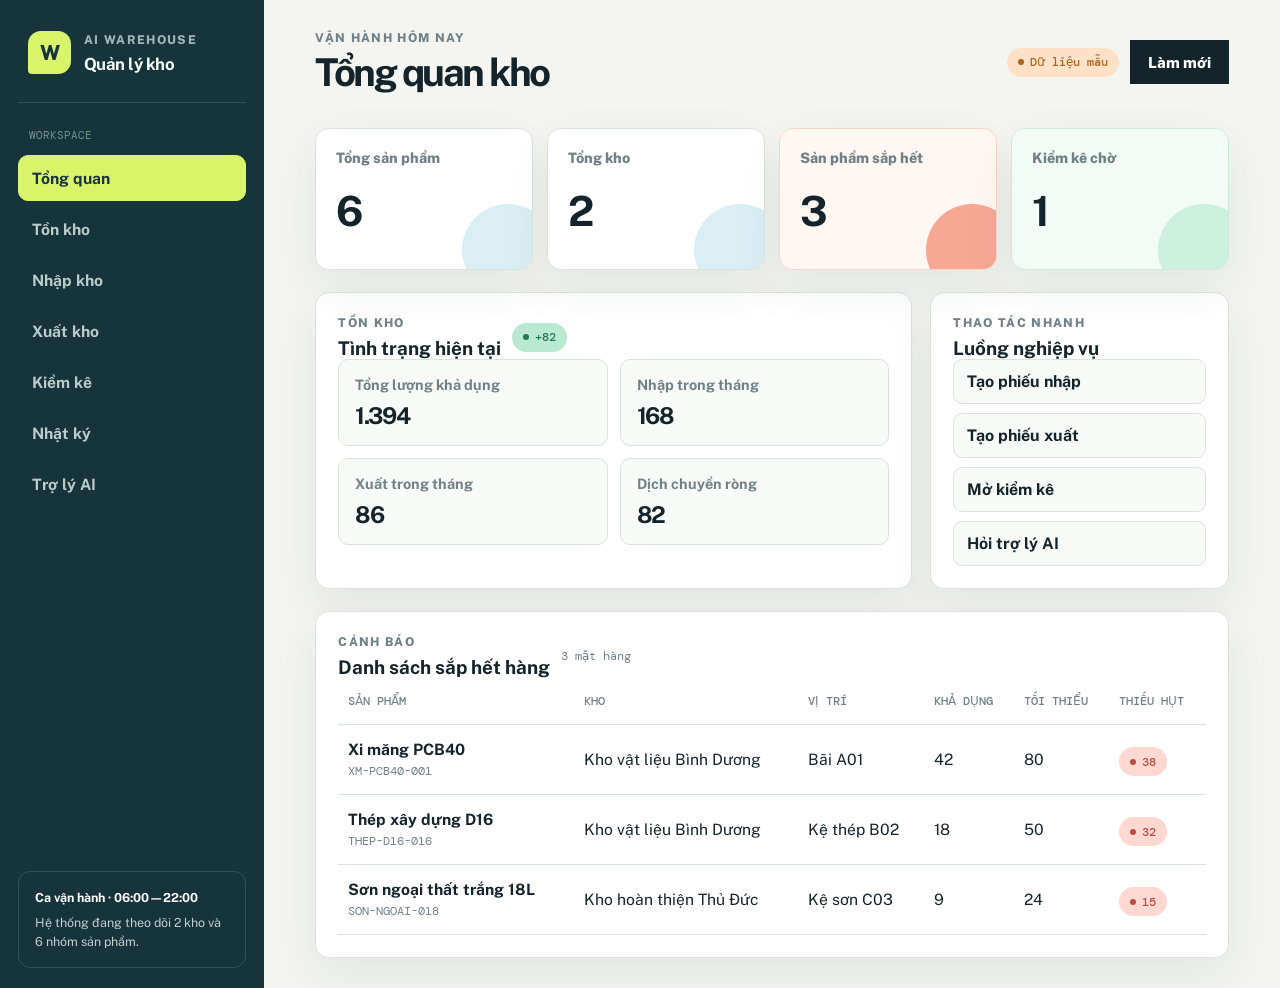
<file: frontend/index.html>
<!DOCTYPE html>
<html lang="vi">
  <head>
    <meta charset="UTF-8" />
    <meta name="viewport" content="width=device-width, initial-scale=1.0" />
    <title>AI Warehouse Management</title>
    <link rel="stylesheet" href="styles.css?v=20260905-8" />
  </head>
  <body>
    <div class="app-shell">
      <aside class="sidebar">
        <div class="brand-wrap">
          <div class="brand-mark">W</div>
          <div>
            <p class="eyebrow">AI Warehouse</p>
            <h1>Quản lý kho</h1>
          </div>
        </div>

        <nav class="main-nav" aria-label="Điều hướng chính">
          <p class="nav-label">Workspace</p>
          <button class="nav-item active" type="button" data-page="overview">Tổng quan</button>
          <button class="nav-item" type="button" data-page="inventory">Tồn kho</button>
          <button class="nav-item" type="button" data-page="receipts">Nhập kho</button>
          <button class="nav-item" type="button" data-page="issues">Xuất kho</button>
          <button class="nav-item" type="button" data-page="stocktakes">Kiểm kê</button>
          <button class="nav-item" type="button" data-page="audit">Nhật ký</button>
          <button class="nav-item" type="button" data-page="assistant">Trợ lý AI</button>
        </nav>
        <div class="sidebar-note"><strong>Ca vận hành · 06:00—22:00</strong>Hệ thống đang theo dõi 2 kho và 6 nhóm sản phẩm.</div>
      </aside>

      <main class="content">
        <header class="topbar">
          <div>
            <p id="pageEyebrow" class="eyebrow">Vận hành hôm nay</p>
            <h2 id="pageTitle">Tổng quan kho</h2>
          </div>
          <div class="toolbar">
            <span id="apiStatus" class="status-badge muted">Đang kết nối</span>
            <button id="refreshBtn" class="primary-btn" type="button">Làm mới dữ liệu</button>
          </div>
        </header>

        <section id="pageContent" class="page-content">
          <section class="stats-grid">
            <article class="stat-card"><p>Tổng sản phẩm</p><h3>6</h3></article>
            <article class="stat-card"><p>Tổng kho</p><h3>2</h3></article>
            <article class="stat-card warning"><p>Sản phẩm sắp hết</p><h3>3</h3></article>
            <article class="stat-card accent"><p>Kiểm kê chờ</p><h3>1</h3></article>
          </section>
          <section class="panel table-panel">
            <div class="panel-header split">
              <div><p class="eyebrow">Cảnh báo</p><h3>Danh sách sắp hết hàng</h3></div>
              <span class="table-meta">Dữ liệu mẫu</span>
            </div>
            <div class="table-wrap">
              <table>
                <thead><tr><th>Sản phẩm</th><th>Kho</th><th>Vị trí</th><th>Khả dụng</th><th>Tối thiểu</th><th>Thiếu hụt</th></tr></thead>
                <tbody>
                  <tr><td><strong>Xi măng PCB40</strong><span>XM-PCB40-001</span></td><td>Kho vật liệu Bình Dương</td><td>Bãi A01</td><td>42</td><td>80</td><td><span class="status-badge danger">38</span></td></tr>
                  <tr><td><strong>Thép xây dựng D16</strong><span>THEP-D16-016</span></td><td>Kho vật liệu Bình Dương</td><td>Kệ thép B02</td><td>18</td><td>50</td><td><span class="status-badge danger">32</span></td></tr>
                </tbody>
              </table>
            </div>
          </section>
        </section>
      </main>
    </div>

    <script src="app.js?v=20260905-2" defer></script>
  </body>
</html>
</file>
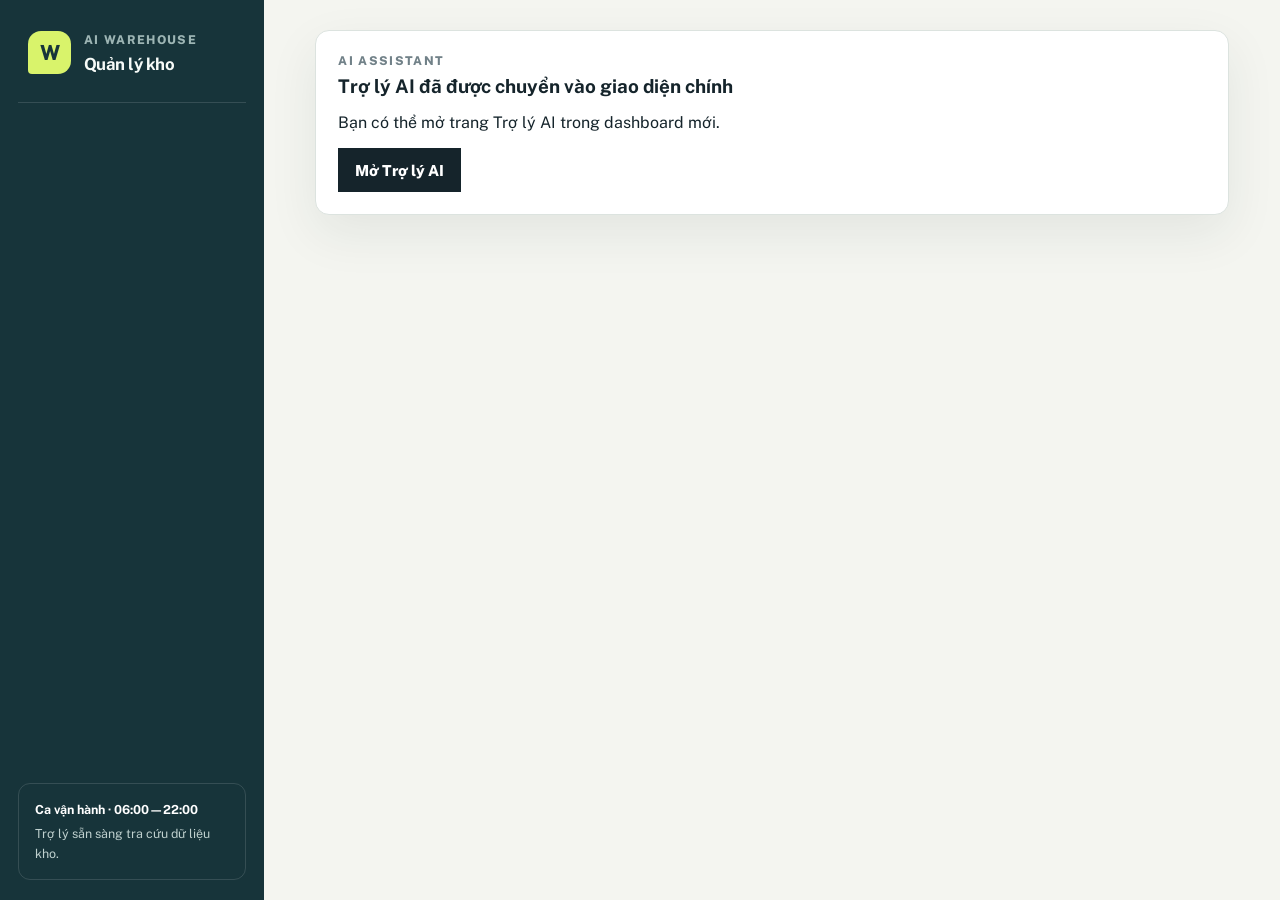
<file: frontend/ai.html>
<!DOCTYPE html>
<html lang="vi">
  <head>
    <meta charset="UTF-8" />
    <meta name="viewport" content="width=device-width, initial-scale=1.0" />
    <title>Trợ lý AI kho</title>
    <link rel="stylesheet" href="styles.css?v=20260905-8" />
  </head>
  <body>
    <div class="app-shell">
      <aside class="sidebar">
        <div class="brand-wrap">
          <div class="brand-mark">W</div>
          <div>
            <p class="eyebrow">AI Warehouse</p>
            <h1>Quản lý kho</h1>
          </div>
        </div>
        <div class="sidebar-note"><strong>Ca vận hành · 06:00—22:00</strong>Trợ lý sẵn sàng tra cứu dữ liệu kho.</div>
      </aside>
      <main class="content">
        <section class="panel">
          <div class="panel-header">
            <p class="eyebrow">AI Assistant</p>
            <h3>Trợ lý AI đã được chuyển vào giao diện chính</h3>
          </div>
          <p>Bạn có thể mở trang Trợ lý AI trong dashboard mới.</p>
          <a class="primary-link" href="index.html#assistant">Mở Trợ lý AI</a>
        </section>
      </main>
    </div>
  </body>
</html>
</file>
<file: frontend/styles.css>
﻿@import url('https://fonts.googleapis.com/css2?family=DM+Mono:wght@400;500&family=Manrope:wght@400;500;600;700;800&display=swap');
@import url('https://fonts.googleapis.com/css2?family=DM+Mono:wght@400;500&family=Public+Sans:wght@400;500;600;700;800&display=swap');
:root { --ink:#15242b; --ink-soft:#29434a; --muted:#718188; --paper:#f4f5f0; --surface:#fff; --line:#dce3df; --line-dark:rgba(255,255,255,.13); --nav:#17343a; --nav-soft:#21464d; --lime:#d9f36b; --coral:#f47d61; --mint:#b9ead1; --sky:#c7e7ef; --danger:#b94d3f; --warning:#a96724; --success:#23785b; --shadow:0 18px 50px rgba(30,55,56,.08); }
* { box-sizing:border-box; }
html { background:var(--paper); }
body { margin:0; background:var(--paper); color:var(--ink); font-family:'Manrope',sans-serif; -webkit-font-smoothing:antialiased; }
body { margin:0; background:var(--paper); color:var(--ink); font-family:'Public Sans',sans-serif; font-size:16px; -webkit-font-smoothing:antialiased; }
button,input,textarea { font:inherit; } button { cursor:pointer; }
.app-shell { display:flex; min-height:100vh; }
.sidebar { width:264px; flex:0 0 264px; min-height:100vh; padding:28px 18px 20px; background:var(--nav); color:#f7fbf8; display:flex; flex-direction:column; }
.brand-wrap { display:flex; align-items:center; gap:13px; padding:3px 10px 28px; border-bottom:1px solid var(--line-dark); }
.brand-mark { width:43px; height:43px; display:grid; place-items:center; border-radius:13px 13px 13px 4px; background:var(--lime); color:var(--nav); font-size:1.3rem; font-weight:800; }
.brand-wrap h1,.topbar h2,.panel h3,.stat-card h3 { margin:0; } .brand-wrap h1 { font-size:1.05rem; letter-spacing:-.03em; }
.eyebrow { margin:0 0 7px; color:var(--muted); font-size:.68rem; font-weight:800; letter-spacing:.13em; text-transform:uppercase; } .sidebar .eyebrow { color:#9db5b4; }
.eyebrow { margin:0 0 7px; color:var(--muted); font-size:.76rem; font-weight:800; letter-spacing:.11em; text-transform:uppercase; } .sidebar .eyebrow { color:#9db5b4; }
.nav-item { min-height:46px; padding:0 13px; border:1px solid transparent; border-radius:10px; background:transparent; color:#b9ccca; text-align:left; font-size:.98rem; font-weight:700; transition:160ms ease; }
.main-nav { display:grid; gap:5px; margin-top:26px; } .nav-label { margin:0 11px 8px; color:#75918f; font-family:'DM Mono',monospace; font-size:.66rem; text-transform:uppercase; }
.nav-item:hover { color:#fff; background:var(--nav-soft); } .nav-item.active { color:var(--nav); background:var(--lime); border-color:var(--lime); }
.sidebar-note { margin-top:auto; padding:16px; border:1px solid var(--line-dark); border-radius:12px; color:#bfd0ce; font-size:.78rem; line-height:1.55; } .sidebar-note strong { display:block; margin-bottom:5px; color:#fff; }
.content { flex:1; min-width:0; padding:30px clamp(20px,4vw,58px); }
.topbar,.toolbar,.split { display:flex; align-items:center; } .topbar { justify-content:space-between; gap:20px; margin-bottom:34px; } .topbar h2 { font-size:clamp(1.8rem,3vw,2.65rem); letter-spacing:-.065em; line-height:1.1; } .toolbar,.split { gap:11px; } .toolbar { flex-wrap:wrap; justify-content:flex-end; }
 .primary-btn { border:1px solid var(--ink); background:var(--ink); color:#fff; } .primary-btn:hover { background:var(--coral); border-color:var(--coral); color:var(--ink); } .primary-btn:disabled { cursor:wait; opacity:.65; } .ghost-btn { border:1px solid var(--line); background:var(--surface); color:var(--ink); } .ghost-btn:hover { border-color:var(--ink); } .primary-link { display:inline-flex; align-items:center; justify-content:center; width:fit-content; background:var(--ink); color:#fff; text-decoration:none; }
.page-content { display:grid; gap:22px; min-width:0; animation:rise 360ms ease both; } .page-content > * { min-width:0; } @keyframes rise { from { opacity:0; transform:translateY(8px); } to { opacity:1; transform:translateY(0); } }
.stats-grid { display:grid; grid-template-columns:repeat(4,minmax(145px,1fr)); gap:14px; } .stat-card,.panel { border:1px solid var(--line); border-radius:14px; background:var(--surface); box-shadow:var(--shadow); } .stat-card { position:relative; min-height:142px; padding:20px; overflow:hidden; } .stat-card::after { content:''; position:absolute; right:-22px; bottom:-27px; width:92px; height:92px; border-radius:50%; background:var(--sky); opacity:.65; } .stat-card.warning::after { background:var(--coral); } .stat-card.accent::after { background:var(--mint); }   .stat-card.warning { background:#fff7f2; border-color:#f6d8ca; } .stat-card.accent { background:#f3fbf6; border-color:#ccebdd; }
.summary-row,.work-grid,.assistant-layout { display:grid; gap:18px; min-width:0; } .summary-row { grid-template-columns:minmax(0,1.4fr) minmax(270px,.7fr); } .work-grid,.assistant-layout { grid-template-columns:minmax(275px,.7fr) minmax(0,1.3fr); } 
.metric-row { display:grid; grid-template-columns:repeat(2,minmax(145px,1fr)); gap:12px; margin-bottom:12px; } .metric-row div { padding:16px; border:1px solid var(--line); border-radius:10px; background:#f8faf7; }  .metric-row strong { font-size:1.45rem; letter-spacing:-.06em; }
.action-list,.insight-panel { display:grid; gap:9px; } .action-list button,.insight-panel button { min-height:45px; padding:0 13px; border:1px solid var(--line); border-radius:9px; background:#f8faf7; color:var(--ink); text-align:left; font-weight:700; } .action-list button:hover,.insight-panel button:hover { border-color:var(--ink); background:var(--lime); } .form-panel { display:grid; align-content:start; gap:14px; }
 input,textarea { width:100%; border:1px solid var(--line); border-radius:9px; background:#fbfcfa; color:var(--ink); padding:12px 13px; outline:none; } textarea { min-height:96px; resize:vertical; } input:focus,textarea:focus { border-color:var(--ink); box-shadow:0 0 0 3px rgba(217,243,107,.45); }
.table-panel { padding-bottom:9px; } .table-meta { color:var(--muted); font-family:'DM Mono',monospace; font-size:.72rem; white-space:nowrap; } .table-wrap { overflow:auto; }  th { color:var(--muted); font-family:'DM Mono',monospace; font-size:.68rem; font-weight:500; text-transform:uppercase; } td strong,td span { display:block; } td span { margin-top:4px; color:var(--muted); font-family:'DM Mono',monospace; font-size:.7rem; } .empty-cell { padding:30px 10px; color:var(--muted); text-align:center; }
 .status-badge::before { content:''; width:6px; height:6px; margin-right:6px; border-radius:50%; background:currentColor; } .status-badge.success { background:var(--mint); color:var(--success); } .status-badge.warning { background:#ffe1c7; color:var(--warning); } .status-badge.danger { background:#ffd9d1; color:var(--danger); } .status-badge.muted { background:#e8edeb; color:var(--muted); }
.chat-panel { min-height:430px; display:flex; flex-direction:column; } .chat-box { flex:1; min-height:250px; padding:19px; border:1px solid var(--line); border-radius:12px; background:#f5f8f4; color:var(--ink-soft); font-size:.92rem; line-height:1.7; white-space:pre-line; } .prompt-row { display:grid; grid-template-columns:1fr auto; gap:9px; margin-top:14px; } .insight-panel h3 { margin-bottom:7px; }
@media (max-width:980px) { .sidebar { width:224px; flex-basis:224px; } .content { padding:24px; } .stats-grid { grid-template-columns:repeat(2,minmax(145px,1fr)); } .summary-row,.work-grid,.assistant-layout { grid-template-columns:1fr; } }
@media (max-width:680px) { .app-shell { display:block; } .sidebar { width:100%; min-height:auto; padding:15px 14px 12px; } .brand-wrap { padding:2px 4px 14px; border-bottom:0; } .main-nav { display:flex; gap:6px; margin:7px -4px 0; overflow-x:auto; padding-bottom:3px; } .nav-label,.sidebar-note { display:none; } .nav-item { min-height:37px; padding:0 12px; white-space:nowrap; font-size:.78rem; } .content { padding:23px 14px 32px; } .topbar { align-items:flex-start; flex-direction:column; margin-bottom:24px; } .toolbar { width:100%; justify-content:space-between; } .stats-grid { grid-template-columns:repeat(2,minmax(0,1fr)); gap:10px; } .stat-card { min-height:118px; padding:15px; } .stat-card p { margin-bottom:18px; font-size:.7rem; } .stat-card h3 { font-size:1.9rem; } .panel { padding:17px; border-radius:12px; } .metric-row { grid-template-columns:1fr; } .split { align-items:flex-start; } .prompt-row { grid-template-columns:1fr; } .prompt-row .primary-btn { width:100%; } }

/* Readability overrides */
body { font-family:'Public Sans', sans-serif; font-size:16px; }
.eyebrow { font-size:.76rem; letter-spacing:.11em; }
.nav-item { min-height:46px; font-size:.98rem; }
.primary-btn, .ghost-btn, .primary-link { min-height:44px; padding:0 17px; font-size:.95rem; }
.stat-card p { font-size:.9rem; }
.stat-card h3 { font-size:2.6rem; letter-spacing:-.06em; }
.panel-header h3 { font-size:1.18rem; }
.metric-row span { font-size:.9rem; }
label { font-size:.92rem; }
input, textarea { padding:13px 14px; font-size:.98rem; }
th, td { padding:15px 10px; font-size:.98rem; }
th { font-size:.76rem; }
td span { font-size:.78rem; }
.status-badge { min-height:29px; font-size:.76rem; }
.chat-box { font-size:1rem; }
.primary-btn, .ghost-btn, .primary-link { min-height:44px; padding:0 17px; font-size:.95rem; font-weight:800; }
.panel { min-width:0; padding:22px; }
.stat-card p { margin:0 0 24px; color:var(--muted); font-size:.9rem; font-weight:800; }
.stat-card h3 { position:relative; z-index:1; font-size:2.6rem; letter-spacing:-.06em; line-height:1; }
.metric-row span { display:block; margin-bottom:9px; color:var(--muted); font-size:.9rem; font-weight:700; }
label { display:grid; gap:7px; color:var(--muted); font-size:.92rem; font-weight:800; }
input, textarea { width:100%; border:1px solid var(--line); border-radius:9px; background:#fbfcfa; color:var(--ink); padding:13px 14px; font-size:.98rem; outline:none; }
table { width:100%; min-width:720px; border-collapse:collapse; }
th, td { padding:15px 10px; border-bottom:1px solid var(--line); text-align:left; font-size:.98rem; vertical-align:middle; }
th { color:var(--muted); font-family:'DM Mono',monospace; font-size:.76rem; font-weight:500; text-transform:uppercase; }
td strong, td span { display:block; } td span { margin-top:4px; color:var(--muted); font-family:'DM Mono',monospace; font-size:.78rem; }
.status-badge { display:inline-flex; align-items:center; justify-content:center; min-height:29px; padding:0 11px; border-radius:999px; background:var(--sky); color:var(--ink-soft); font-family:'DM Mono',monospace; font-size:.76rem; font-weight:500; white-space:nowrap; }
</file>
